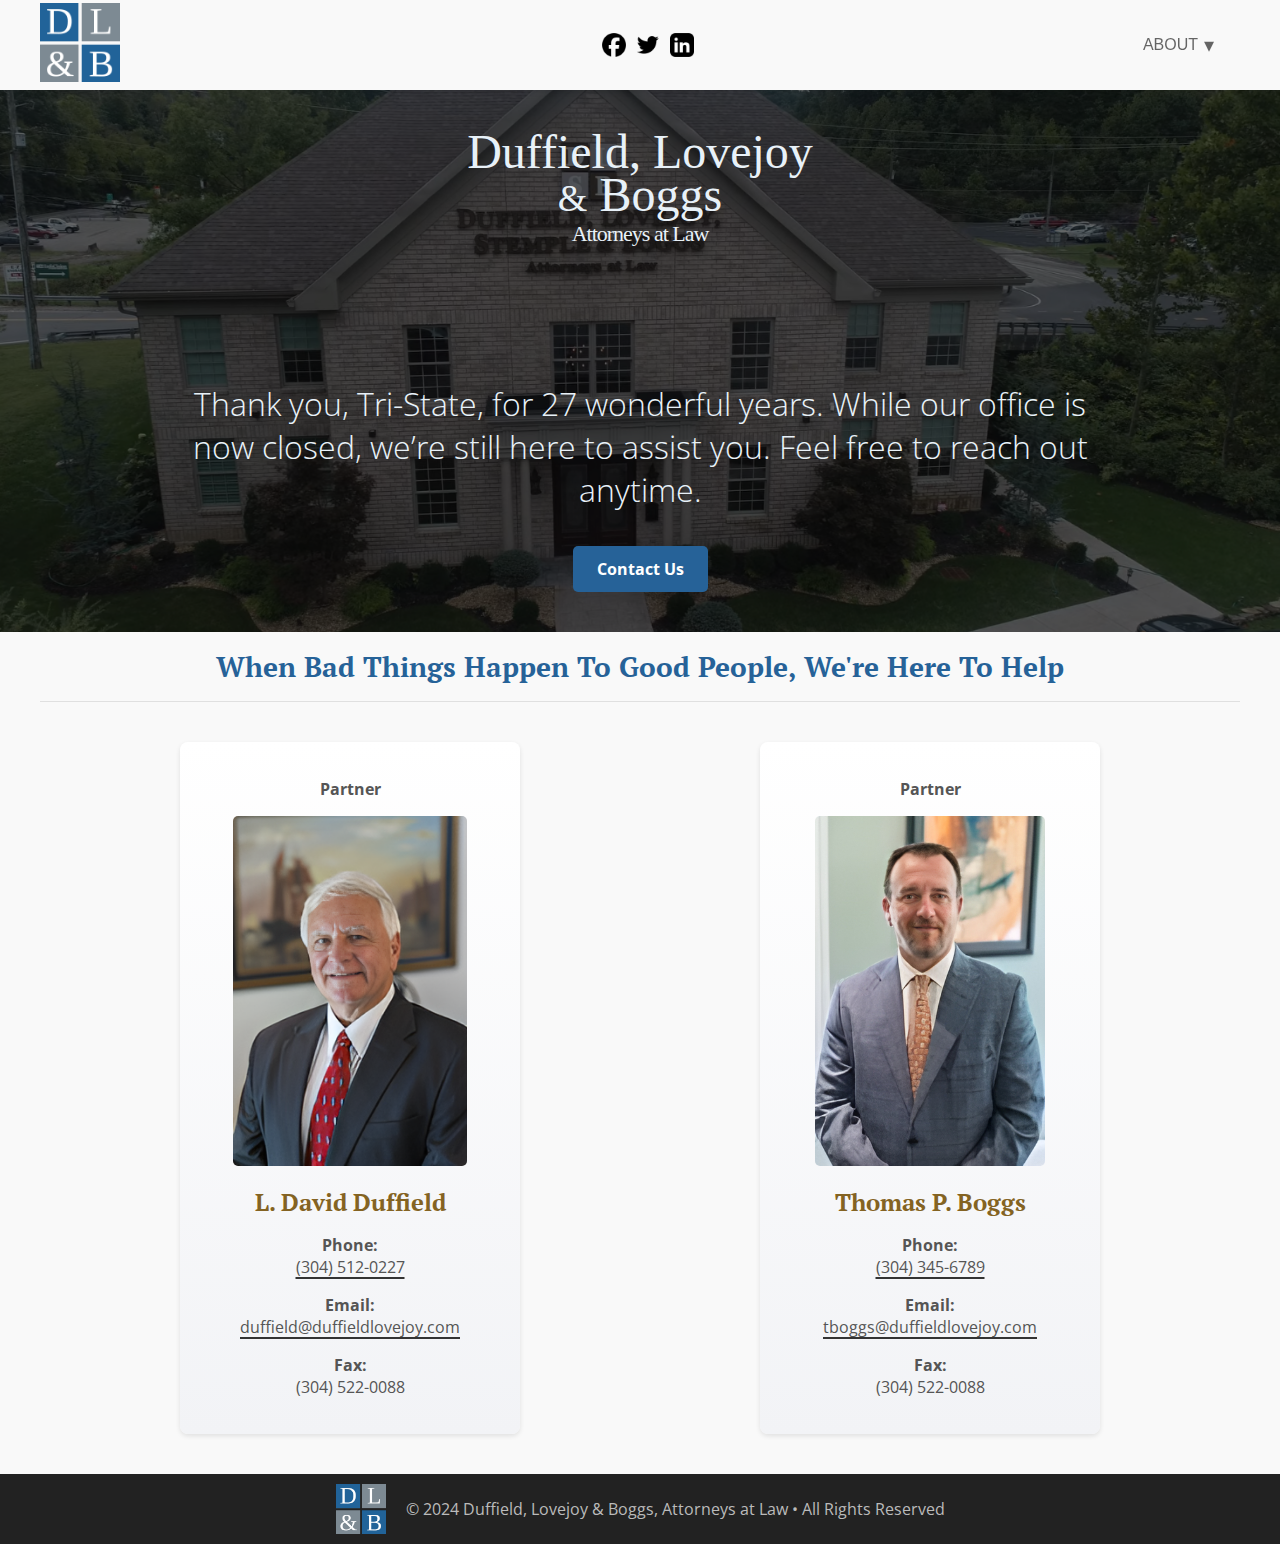
<file: index.html>
<!DOCTYPE html>
<html lang="en">
  <head>
    <meta charset="UTF-8" />
    <meta name="viewport" content="width=device-width, initial-scale=1.0" />
    <title>
      Personal Injury & Car Accident Attorneys in Huntington, WV | Duffield,
      Lovejoy & Boggs
    </title>
    <meta
      name="description"
      content="Experienced personal injury and car accident attorneys in Huntington, WV. Contact Duffield, Lovejoy & Boggs for compassionate legal representation."
    />
    <link rel="icon" href="images/logo.ico" type="image/x-icon" />
    <link rel="stylesheet" href="styles.css" />
    <script type="application/ld+json">
      {
        "@context": "http://schema.org",
        "@type": "LegalService",
        "name": "Duffield, Lovejoy & Boggs",
        "url": "http://www.duffieldlovejoy.com",
        "logo": "http://www.duffieldlovejoy.com/images/logo.png",
        "sameAs": [
          "https://www.facebook.com/duffieldlovejoy",
          "https://twitter.com/duffieldlovejoy"
        ],
        "telephone": "+13045120227"
      }
    </script>
  </head>
  <body>
    <!-- Navbar -->
    <nav class="navbar">
      <div class="container">
        <div class="logo">
          <img src="images/logo.png" alt="DL&B Logo" />
        </div>

        <!-- Social Media Icons -->
        <div class="social-media">
          <a
            href="https://www.facebook.com/DuffieldLovejoy/"
            target="_blank"
            aria-label="Facebook"
          >
            <img src="images/facebook-icon.png" alt="Facebook" />
          </a>
          <a
            href="https://twitter.com/DuffieldLovejoy/"
            target="_blank"
            aria-label="Twitter"
          >
            <img src="images/twitter-icon.png" alt="Twitter" />
          </a>
          <a
            href="https://www.linkedin.com/company/duffield-lovejoy-stemple-&-boggs/"
            target="_blank"
            aria-label="LinkedIn"
          >
            <img src="images/linkedin-icon.png" alt="LinkedIn" />
          </a>
        </div>

        <div class="nav-links">
          <!-- Dropdown Menu -->
          <div class="dropdown">
            <button class="dropdown-toggle">ABOUT</button>
            <div class="dropdown-menu">
              <a href="david-duffield.html">L. David Duffield</a>
              <a href="thomas-boggs.html">Thomas P. Boggs</a>
            </div>
          </div>
        </div>
      </div>
    </nav>
    <!-- Header Section -->
    <header>
      <div class="container-small">
        <div class="header-text">
          <h1>
            Duffield, Lovejoy<br />
            <span>&</span> Boggs
          </h1>
          <h2>Attorneys at Law</h2>
          <p>
            Thank you, Tri-State, for 27 wonderful years. While our office is
            now closed, we’re still here to assist you. Feel free to reach out
            anytime.
          </p>
          <a href="#contact" class="cta-button">Contact Us</a>
          <!-- CTA Button -->
        </div>
      </div>
    </header>

    <!-- Main Content Container (Max width 1200px) -->
    <div class="container">
      <!-- Team Section -->
      <div class="team-title">
        <blockquote>
          <h2>When Bad Things Happen To Good People, We're Here To Help</h2>
          <!-- Title above the team members -->
        </blockquote>
      </div>
      <section class="team" id="contact">
        <div class="member">
          <a href="david-duffield.html">
            <p><strong>Partner</strong></p>
            <img src="images/david-duffield.png" alt="L. David Duffield" />
            <h3>L. David Duffield</h3>
          </a>
          <p>
            <strong>Phone:</strong>
            <a class="card-info" href="tel:+13045120227">(304) 512-0227</a>
          </p>
          <p>
            <strong>Email:</strong>
            <a class="card-info" href="mailto:duffield@duffieldlovejoy.com"
              >duffield@duffieldlovejoy.com</a
            >
          </p>
          <p>
            <strong>Fax:</strong>
            <a class="fax-info">(304) 522-0088</a>
          </p>
        </div>
        <div class="member">
          <a href="thom-boggs.html">
            <p><strong>Partner</strong></p>
            <img src="images/thomas-boggs.jpg" alt="Thomas P. Boggs" />
            <h3>Thomas P. Boggs</h3>
          </a>
          <p>
            <strong>Phone:</strong>
            <a href="tel:+13043456789">(304) 345-6789</a>
          </p>
          <p>
            <strong>Email:</strong>
            <a href="mailto:duffield@duffieldlovejoy.com"
              >tboggs@duffieldlovejoy.com</a
            >
          </p>
          <p>
            <strong>Fax:</strong>
            <a class="fax-info">(304) 522-0088</a>
          </p>
        </div>
      </section>
    </div>
    <!-- Footer -->
    <footer>
      <div class="footer-content">
        <img src="images/logo.png" alt="DL&B Logo" class="footer-logo" />
        <p>
          © 2024 Duffield, Lovejoy & Boggs, Attorneys at Law • All Rights
          Reserved
        </p>
      </div>
    </footer>
  </body>
</html>
</file>
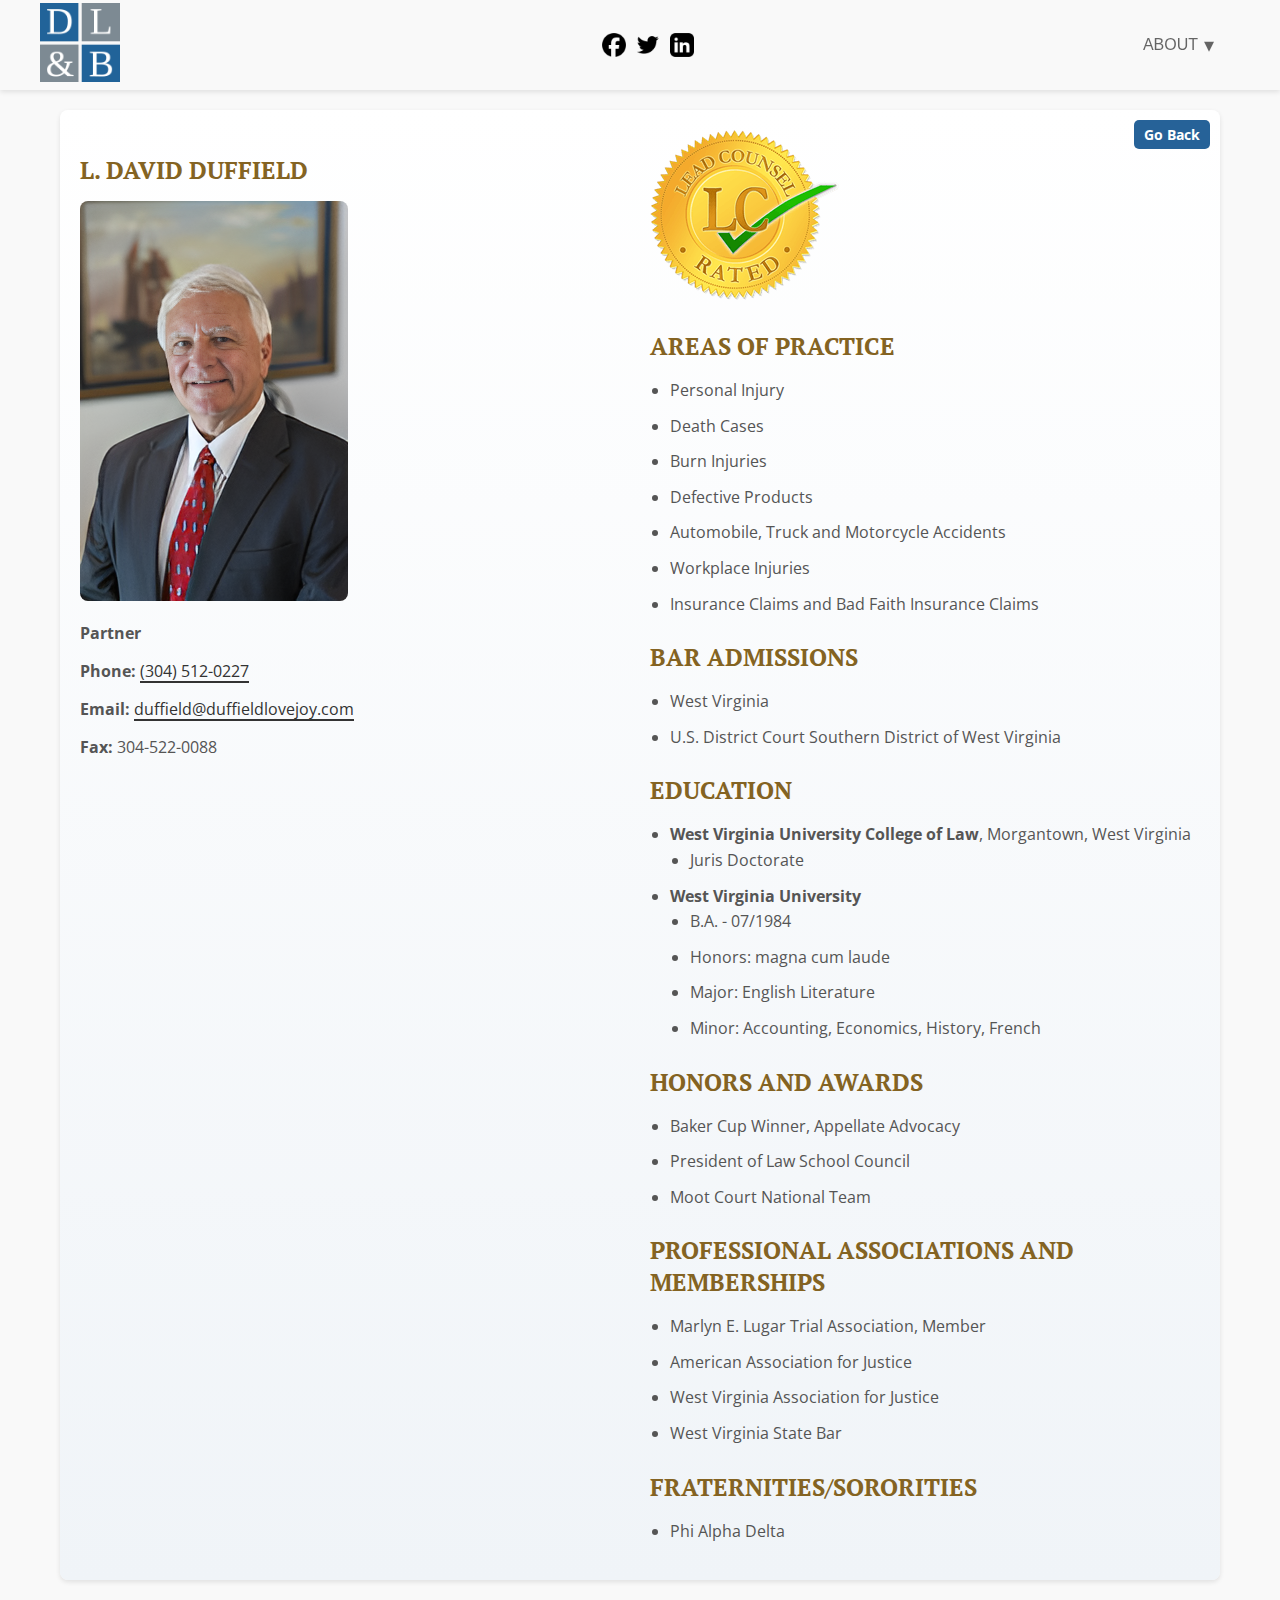
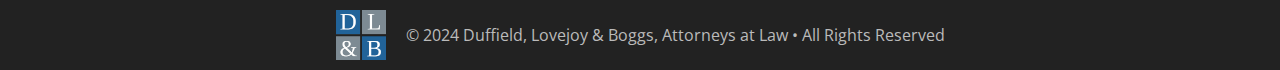
<file: david-duffield.html>
<!DOCTYPE html>
<html lang="en">
  <head>
    <meta charset="UTF-8" />
    <meta name="viewport" content="width=device-width, initial-scale=1.0" />
    <title>Contact Information</title>
    <link rel="stylesheet" href="styles.css" />
  </head>

  <body>
    <!-- Navbar -->
    <nav class="navbar">
      <div class="container">
        <div class="logo">
          <img src="images/logo.png" alt="DL&B Logo" />
        </div>

        <!-- Social Media Icons -->
        <div class="social-media">
          <a
            href="https://www.facebook.com/DuffieldLovejoy/"
            target="_blank"
            aria-label="Facebook"
          >
            <img src="images/facebook-icon.png" alt="Facebook" />
          </a>
          <a
            href="https://twitter.com/DuffieldLovejoy/"
            target="_blank"
            aria-label="Twitter"
          >
            <img src="images/twitter-icon.png" alt="Twitter" />
          </a>
          <a
            href="https://www.linkedin.com/company/duffield-lovejoy-stemple-&-boggs/"
            target="_blank"
            aria-label="LinkedIn"
          >
            <img src="images/linkedin-icon.png" alt="LinkedIn" />
          </a>
        </div>

        <div class="nav-links">
          <!-- Dropdown Menu -->
          <div class="dropdown">
            <button class="dropdown-toggle">ABOUT</button>
            <div class="dropdown-menu">
              <a href="david-duffield.html">L. David Duffield</a>
              <a href="thomas-boggs.html">Thomas P. Boggs</a>
            </div>
          </div>
        </div>
      </div>
    </nav>

    <div class="container">
      <div class="flex-container">
        <section class="contact-section">
          <div class="contact-info">
            <a href="javascript:history.back()" class="go-back-btn">Go Back</a>
            <h3>L. David Duffield</h3>
            <img src="images/david-duffield.png" alt="L. David Duffield" />
            <p><strong>Partner</strong></p>
            <p>
              <strong>Phone:</strong>
              <a href="tel:+13045120227">(304) 512-0227</a>
            </p>
            <p>
              <strong>Email:</strong>
              <a href="mailto:duffield@duffieldlovejoy.com"
                >duffield@duffieldlovejoy.com</a
              >
            </p>
            <p><strong>Fax:</strong> 304-522-0088</p>
          </div>

          <div class="list-container">
            <img src="images/lead-counsel-logo.webp" alt="Lead Counsel Logo" />
            <h3>Areas of Practice</h3>
            <ul>
              <li>Personal Injury</li>
              <li>Death Cases</li>
              <li>Burn Injuries</li>
              <li>Defective Products</li>
              <li>Automobile, Truck and Motorcycle Accidents</li>
              <li>Workplace Injuries</li>
              <li>Insurance Claims and Bad Faith Insurance Claims</li>
            </ul>

            <h3>Bar Admissions</h3>
            <ul>
              <li>West Virginia</li>
              <li>U.S. District Court Southern District of West Virginia</li>
            </ul>

            <h3>Education</h3>
            <ul>
              <li>
                <strong>West Virginia University College of Law</strong>,
                Morgantown, West Virginia
                <ul>
                  <li>Juris Doctorate</li>
                </ul>
              </li>
              <li>
                <strong>West Virginia University</strong>
                <ul>
                  <li>B.A. - 07/1984</li>
                  <li>Honors: magna cum laude</li>
                  <li>Major: English Literature</li>
                  <li>Minor: Accounting, Economics, History, French</li>
                </ul>
              </li>
            </ul>

            <h3>Honors And Awards</h3>
            <ul>
              <li>Baker Cup Winner, Appellate Advocacy</li>
              <li>President of Law School Council</li>
              <li>Moot Court National Team</li>
            </ul>

            <h3>Professional Associations And Memberships</h3>
            <ul>
              <li>Marlyn E. Lugar Trial Association, Member</li>
              <li>American Association for Justice</li>
              <li>West Virginia Association for Justice</li>
              <li>West Virginia State Bar</li>
            </ul>

            <h3>Fraternities/Sororities</h3>
            <ul>
              <li>Phi Alpha Delta</li>
            </ul>
          </div>
        </section>
      </div>
    </div>
    <!-- Footer -->
    <footer>
      <div class="footer-content">
        <img src="images/logo.png" alt="DL&B Logo" class="footer-logo" />
        <p>
          © 2024 Duffield, Lovejoy & Boggs, Attorneys at Law • All Rights
          Reserved
        </p>
      </div>
    </footer>
  </body>
</html>
</file>
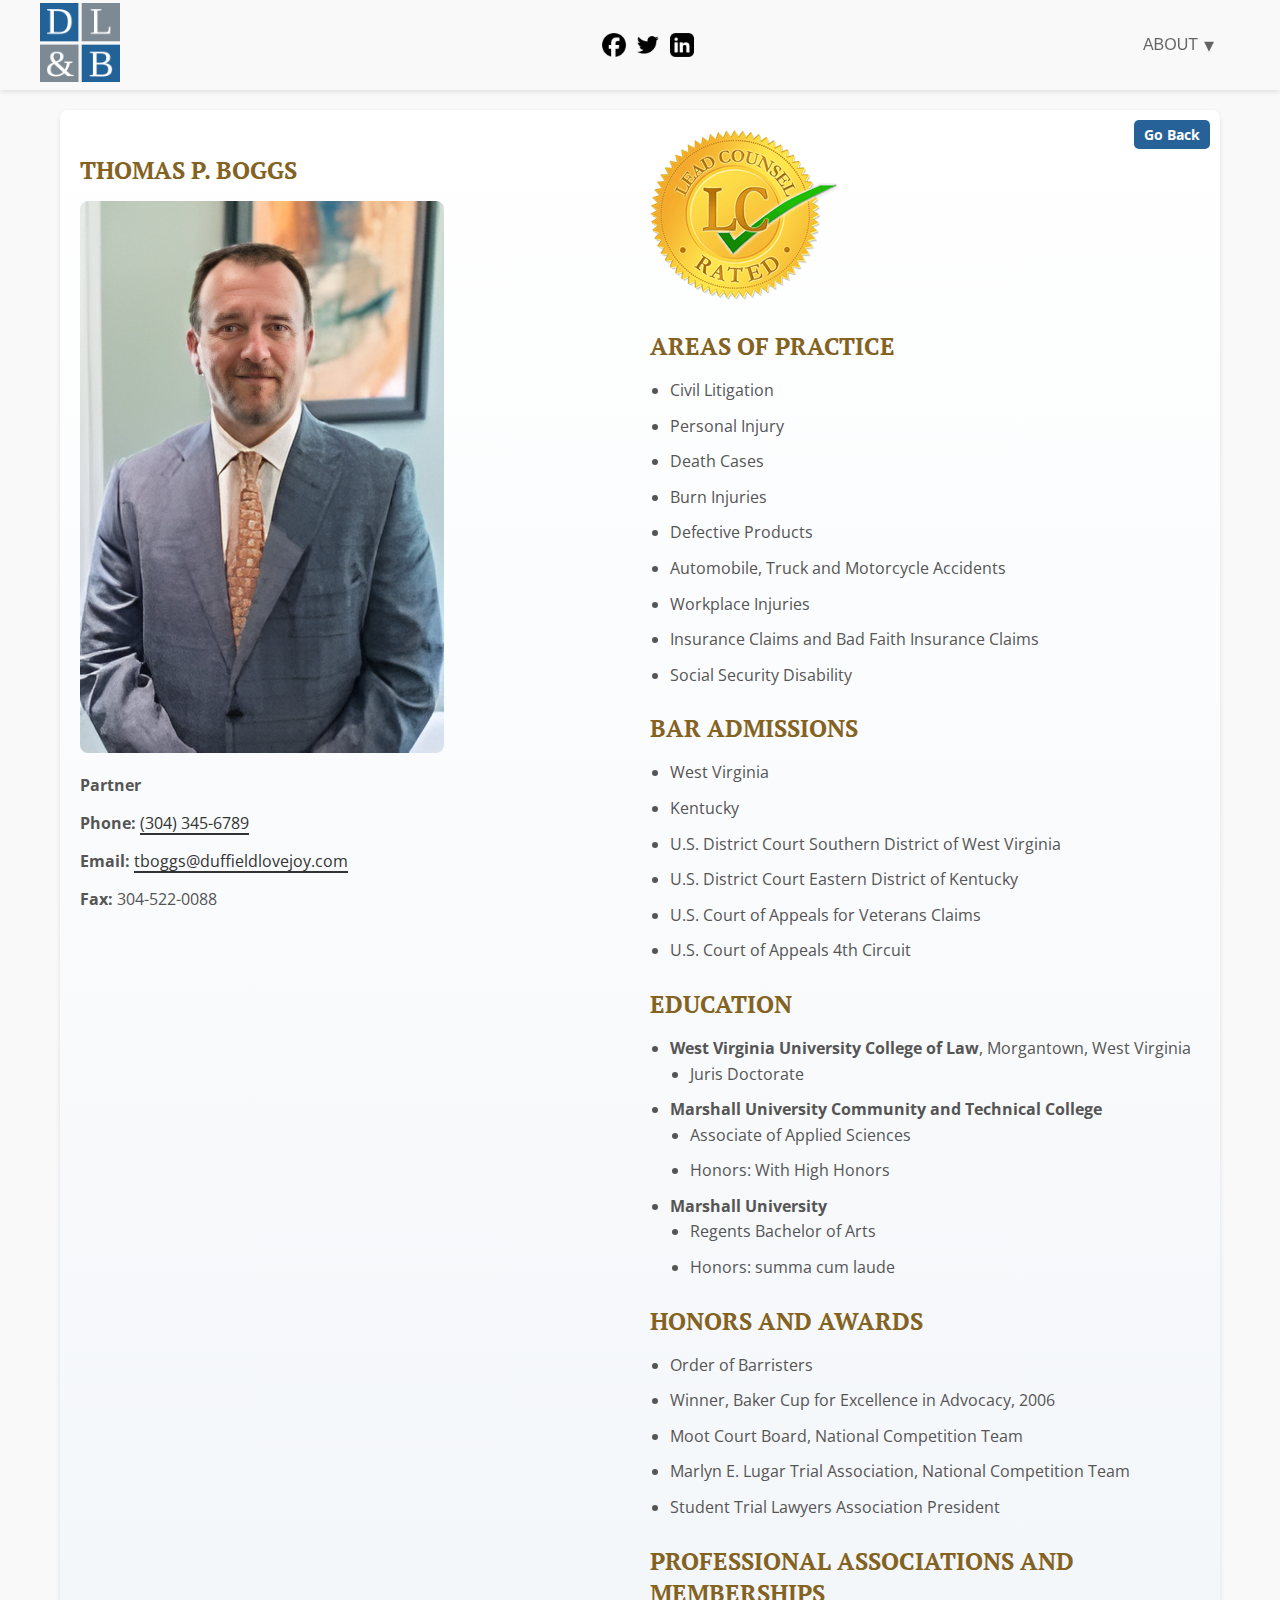
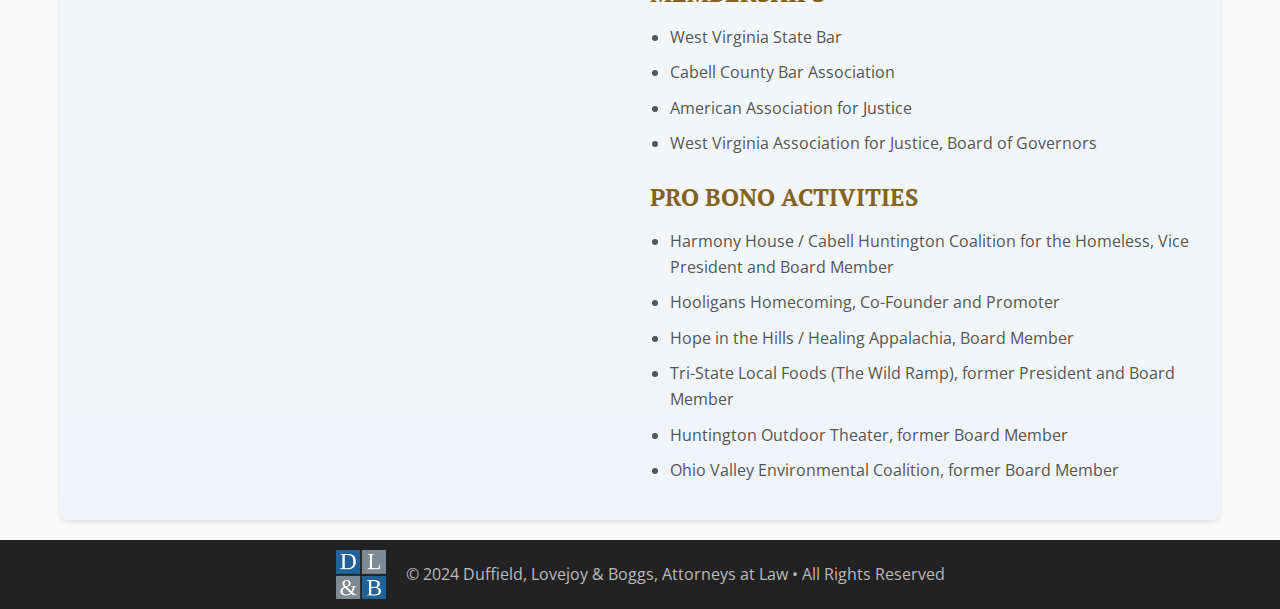
<file: thom-boggs.html>
<!DOCTYPE html>
<html lang="en">
  <head>
    <meta charset="UTF-8" />
    <meta name="viewport" content="width=device-width, initial-scale=1.0" />
    <title>Contact Information</title>
    <link rel="stylesheet" href="styles.css" />
  </head>

  <body>
    <!-- Navbar -->
    <nav class="navbar">
      <div class="container">
        <div class="logo">
          <img src="images/logo.png" alt="DL&B Logo" />
        </div>

        <!-- Social Media Icons -->
        <div class="social-media">
          <a
            href="https://www.facebook.com/DuffieldLovejoy/"
            target="_blank"
            aria-label="Facebook"
          >
            <img src="images/facebook-icon.png" alt="Facebook" />
          </a>
          <a
            href="https://twitter.com/DuffieldLovejoy/"
            target="_blank"
            aria-label="Twitter"
          >
            <img src="images/twitter-icon.png" alt="Twitter" />
          </a>
          <a
            href="https://www.linkedin.com/company/duffield-lovejoy-stemple-&-boggs/"
            target="_blank"
            aria-label="LinkedIn"
          >
            <img src="images/linkedin-icon.png" alt="LinkedIn" />
          </a>
        </div>

        <div class="nav-links">
          <!-- Dropdown Menu -->
          <div class="dropdown">
            <button class="dropdown-toggle">ABOUT</button>
            <div class="dropdown-menu">
              <a href="david-duffield.html">L. David Duffield</a>
              <a href="thomas-boggs.html">Thomas P. Boggs</a>
            </div>
          </div>
        </div>
      </div>
    </nav>

    <div class="container">
      <div class="flex-container">
        <section class="contact-section">
          <div class="contact-info">
            <a href="javascript:history.back()" class="go-back-btn">Go Back</a>
            <h3>Thomas P. Boggs</h3>
            <img src="images/thomas-boggs.jpg" alt="Thomas P. Boggs" />
            <p><strong>Partner</strong></p>
            <p>
              <strong>Phone:</strong>
              <a href="tel:+13043456789">(304) 345-6789</a>
            </p>
            <p>
              <strong>Email:</strong>
              <a href="mailto:tboggs@duffieldlovejoy.com"
                >tboggs@duffieldlovejoy.com</a
              >
            </p>
            <p><strong>Fax:</strong> 304-522-0088</p>
          </div>

          <div class="list-container">
            <img src="images/lead-counsel-logo.webp" alt="Lead Counsel Logo" />
            <h3>Areas of Practice</h3>
            <ul>
              <li>Civil Litigation</li>
              <li>Personal Injury</li>
              <li>Death Cases</li>
              <li>Burn Injuries</li>
              <li>Defective Products</li>
              <li>Automobile, Truck and Motorcycle Accidents</li>
              <li>Workplace Injuries</li>
              <li>Insurance Claims and Bad Faith Insurance Claims</li>
              <li>Social Security Disability</li>
            </ul>

            <h3>Bar Admissions</h3>
            <ul>
              <li>West Virginia</li>
              <li>Kentucky</li>
              <li>U.S. District Court Southern District of West Virginia</li>
              <li>U.S. District Court Eastern District of Kentucky</li>
              <li>U.S. Court of Appeals for Veterans Claims</li>
              <li>U.S. Court of Appeals 4th Circuit</li>
            </ul>

            <h3>Education</h3>
            <ul>
              <li>
                <strong>West Virginia University College of Law</strong>,
                Morgantown, West Virginia
                <ul>
                  <li>Juris Doctorate</li>
                </ul>
              </li>
              <li>
                <strong
                  >Marshall University Community and Technical College</strong
                >
                <ul>
                  <li>Associate of Applied Sciences</li>
                  <li>Honors: With High Honors</li>
                </ul>
              </li>
              <li>
                <strong>Marshall University</strong>
                <ul>
                  <li>Regents Bachelor of Arts</li>
                  <li>Honors: summa cum laude</li>
                </ul>
              </li>
            </ul>

            <h3>Honors And Awards</h3>
            <ul>
              <li>Order of Barristers</li>
              <li>Winner, Baker Cup for Excellence in Advocacy, 2006</li>
              <li>Moot Court Board, National Competition Team</li>
              <li>
                Marlyn E. Lugar Trial Association, National Competition Team
              </li>
              <li>Student Trial Lawyers Association President</li>
            </ul>

            <h3>Professional Associations And Memberships</h3>
            <ul>
              <li>West Virginia State Bar</li>
              <li>Cabell County Bar Association</li>
              <li>American Association for Justice</li>
              <li>West Virginia Association for Justice, Board of Governors</li>
            </ul>

            <h3>Pro Bono Activities</h3>
            <ul>
              <li>
                Harmony House / Cabell Huntington Coalition for the Homeless,
                Vice President and Board Member
              </li>
              <li>Hooligans Homecoming, Co-Founder and Promoter</li>
              <li>Hope in the Hills / Healing Appalachia, Board Member</li>
              <li>
                Tri-State Local Foods (The Wild Ramp), former President and
                Board Member
              </li>
              <li>Huntington Outdoor Theater, former Board Member</li>
              <li>Ohio Valley Environmental Coalition, former Board Member</li>
            </ul>
          </div>
        </section>
      </div>
    </div>
    <!-- Footer -->
    <footer>
      <div class="footer-content">
        <img src="images/logo.png" alt="DL&B Logo" class="footer-logo" />
        <p>
          © 2024 Duffield, Lovejoy & Boggs, Attorneys at Law • All Rights
          Reserved
        </p>
      </div>
    </footer>
  </body>
</html>
</file>
<file: styles.css>
/* Import Google Fonts */
@import url("https://fonts.googleapis.com/css2?family=Open+Sans:ital,wght@0,300..800;1,300..800&family=PT+Serif:ital,wght@0,400;0,700;1,400;1,700&family=Tinos:ital,wght@0,400;0,700;1,400;1,700&display=swap");

:root {
  --primary-color: #266298;
  /* Primary color */
  --secondary-color: #1f4e7a;
  /* Secondary color */
  --background-color: #f4f4f4;
  /* Background color */
  --header-font: "Tinos", serif;
  --body-font: "Open Sans", sans-serif;
  --serif-font: "PT Serif", serif;
}

/* General Styles */
body {
  font-family: "Open Sans", sans-serif;
  margin: 0;
  padding: 0;
  background-color: #f9f9f9;
  /* Light background for the contact section */

  color: #555;
  /* Adjusted text color for better readability */
}

/* Container */
.container {
  max-width: 1200px;
  margin: 0 auto;
  padding: 0 20px;
}

/* Container */
.container-small {
  max-width: 900px;
  margin: 0 auto;
  padding: 0 20px;
}

/* Navbar */
.navbar {
  background-color: #f9f9f9;
  /* Slightly darker navbar */
  box-shadow: 0 2px 5px rgba(0, 0, 0, 0.1);
  /* Subtle shadow for depth */
  position: sticky;
  top: 0;
  width: 100%;
  z-index: 10;
}

/* Basic navbar styling */
.navbar .container {
  display: flex;
  justify-content: space-between;
  align-items: center;
  height: 70px;
  padding: 10px;
}

.nav-links {
  display: flex;
  align-items: center;
}

.social-media {
  display: flex; /* Align icons in a row */
  margin-left: 60px; /* Space between nav links and social media icons */
}

.social-media a {
  margin: 0 5px; /* Space between the icons */
}

.social-media img {
  width: 24px; /* Set the width of the icons */
  height: auto; /* Maintain aspect ratio */
  vertical-align: middle; /* Align with text */
}

.nav-links a {
  color: #00000099;
  text-decoration: none;
}

/* Dropdown styling */
.dropdown {
  position: relative;
  display: inline-block;
  margin-left: 20px;
}

.dropdown-toggle {
  background-color: transparent;
  border: none;
  cursor: pointer;
  font-size: 16px;
  color: #00000099;
  font-weight: normal;
  display: inline-flex;
  align-items: center;
  text-decoration: none;
}

.dropdown-toggle:hover {
  text-decoration: underline; /* Underline on hover for a link effect */
}

/* Optional dropdown arrow */
.dropdown-toggle::after {
  content: "▾"; /* Thin downward arrow symbol */
  font-size: 20px;
  color: #00000099; /* Match the arrow color to the link color */
  margin-left: 6px;
}

/* Dropdown Menu styling */
.dropdown-menu {
  display: none;
  position: absolute;
  top: 100%;
  left: 0;
  background-color: #fff;
  box-shadow: 0px 8px 16px rgba(0, 0, 0, 0.2);
  border-radius: 5px;
  min-width: 160px;
  z-index: 1;
}

.dropdown-menu a {
  color: #333;
  padding: 12px 16px;
  display: block;
  text-decoration: none;
  transition: background-color 0.3s ease;
}

.dropdown-menu a:hover {
  background-color: #ddd;
}

/* Show dropdown menu on hover */
.dropdown:hover .dropdown-menu {
  display: block;
}

.logo img {
  width: 80px;
}

.navbar .nav-links {
  margin-right: 20px;
}

.contact-link {
  position: relative;
}

.contact-link::after {
  content: "";
  position: absolute;
  left: 0;
  bottom: 0;
  width: 100%;
  height: 2px;
  background-color: var(--primary-color);
  transform: scaleX(0);
  transition: transform 0.3s ease;
}

.contact-link:hover::after {
  transform: scaleX(1);
}

/* Header Section (Full-Width Background Image) */
header {
  position: relative;
  background: linear-gradient(rgba(0, 0, 0, 0.6), rgba(0, 0, 0, 0.6)),
    url("images/office.png") no-repeat center center/cover;
  text-align: center;
  padding: 40px 20px;
  color: #e8f1f8;
  z-index: 1;
  min-height: 300px;
}

/* header::before {
  content: "";
  position: absolute;
  top: 0;
  left: 0;
  width: 100%;
  height: 100%;
  background-color: rgba(75, 100, 168, 0.4);
  z-index: -1;
} */

.header-text {
  position: relative;
  z-index: 2;
}

.header-text h1 {
  font-family: var(--header-font);
  font-size: 48px;
  font-weight: 400;
  letter-spacing: 0;
  margin: 0;
  line-height: 0.9;
}

.header-text h1 span {
  font-size: 38px;
  display: inline-block;
}

.header-text h2 {
  font-family: var(--header-font);
  font-weight: 100;
  font-size: 22px;
  letter-spacing: -1px;
  margin-top: 5px;
  margin-bottom: 15%;
}

header p {
  font-family: var(--body-font);
  font-size: 2rem;
  margin: 20px 0;
  font-weight: 300;
}

/* Call-to-Action Section */
.cta-button {
  display: inline-block;
  padding: 12px 24px;
  margin-top: 15px;
  background-color: var(--primary-color);
  /* Uses primary color */
  color: #fff;
  text-decoration: none;
  border-radius: 5px;
  font-size: 16px;
  font-weight: bold;
  transition: background-color 0.3s;
}

.cta-button:hover {
  background-color: var(--secondary-color);
  /* Uses secondary color for hover */
}

/* Team Section */
.team {
  display: flex;
  justify-content: space-around;
  padding: 40px 20px;
  border-top: 1px solid #e0e0e0; /* Divider */
}

.team-title h2 {
  color: #266298;
  font-family: var(--serif-font);
  font-size: 28px;
  margin: 0;
  text-align: center;
}

.member {
  text-align: center;
  width: 300px;
  padding: 20px;
  box-shadow: 0 2px 5px rgba(0, 0, 0, 0.1); /* Subtle shadow for depth */
  border-radius: 8px;
  background: linear-gradient(
    to bottom,
    #ffffff,
    #f2f3f6
  ); /* Subtle gradient background */
  transition: background-color 0.3s ease; /* Smooth transition for hover effect */
}

.member a {
  display: block; /* Make the anchor fill the clickable area */
  color: inherit; /* Inherit text color from parent */
  text-decoration: none; /* Remove underline from links */
  margin-bottom: 10px; /* Space between the anchor and the other text */
}

/* Specific styles for phone and email links */
.member p a,
.contact-info p a {
  text-decoration: underline; /* Underline for phone and email links */
  text-underline-offset: 4px;
  text-decoration-thickness: 1.5px;
  text-decoration-color: #333;
}

/* No underline for fax links */
.member .fax-info {
  text-decoration: none; /* No underline for fax link */
}

.member img {
  height: 350px;
  border-radius: 5px;
}

.member h3 {
  font-family: var(--serif-font);
  font-size: 24px;
  margin: 15px 0;
  color: #846322;
}

.member:hover {
  transform: scale(1.05);
  box-shadow: 0 4px 15px rgba(0, 0, 0, 0.2);
}

a {
  color: #333; /* Default link color */
}

/* Footer Styles */
footer {
  background-color: #222;
  color: #bbb;
  text-align: center;
  padding: 10px 0;
}

/* Footer Content Styles */
.footer-content {
  display: flex;
  align-items: center;
  justify-content: center;
}

footer p {
  margin: 0;
}

footer .footer-logo {
  max-width: 50px;
  height: auto;
  margin-right: 20px;
}

/* Duffield page */
.flex-container {
  display: flex;
  flex-direction: row;
  justify-content: space-between;
  padding: 20px;
  /* Added padding for breathing space */
}

.contact-section {
  position: relative;
  display: flex;
  width: 100%;
  background: linear-gradient(to bottom, #ffffff, #f0f4f8);
  /* Subtle gradient background */
  border-radius: 8px;
  /* Slightly rounded corners */
  box-shadow: 0 2px 5px rgba(0, 0, 0, 0.1);
  /* Subtle shadow for depth */
  padding: 20px;
  /* Add padding inside the section */
}

/* Style for Go Back button */
.go-back-btn {
  position: absolute;
  top: 10px;
  right: 10px;
  padding: 5px 10px;
  background-color: var(--primary-color); /* Blue background */
  color: #fff; /* White text */
  border: none;
  border-radius: 5px;
  text-decoration: none;
  font-size: 14px;
  font-weight: bold;
  cursor: pointer;
}

.go-back-btn:hover {
  background-color: var(--secondary-color); /* Darker blue on hover */
}

.contact-info {
  flex: 1;
  /* Allow this section to take up more space */
  padding-right: 20px;
  /* Add some spacing */
}

.list-container {
  flex: 1;
  /* Allow this section to take up more space */
}

.contact-info img {
  max-width: 100%;
  /* Responsive images */
  height: auto;
  /* Maintain aspect ratio */
  border-radius: 8px;
  /* Slightly rounded corners for images */
}

.contact-section h3 {
  color: #846322;
  /* Use primary color for headings */
  font-size: 24px;
  /* Set a larger font size */
  margin-bottom: 15px;
  /* Add space below the heading */
  font-family: "PT Serif", serif;
  /* Use a serif font for a classic look */
  text-transform: uppercase;
  /* Uppercase for emphasis */
}

ul {
  list-style-type: disc;
  /* Default bullet points */
  padding-left: 20px;
  /* Indent list items */
  color: #555;
  /* Color for the list text for better readability */
  line-height: 1.6;
  /* Improve spacing between list items */
}

ul li {
  margin-bottom: 10px;
  /* Space between list items */
}

/* Responsive Design */
@media (max-width: 768px) {
  .flex-container {
    flex-direction: column;
  }

  .contact-info {
    padding-right: 0;
  }

  .list-container {
    margin-top: 20px;
  }
}

/* Responsive Design */
@media (max-width: 768px) {
  .team {
    flex-direction: column;
    align-items: center;
  }

  .member {
    margin-bottom: 40px;
  }

  header {
    padding: 20px 10px;
  }

  .header-text h1 {
    font-size: 30px;
  }
  .header-text h1 span {
    font-size: 24px;
  }
  .header-text h2 {
    font-size: 18px;
    margin-bottom: 15%;
    /* Reduce margin for medium screens */
  }

  header p {
    font-size: 24px;
  }

  .navbar .nav-links {
    margin-right: 0;
    margin-top: 10px;
  }

  .contact-link {
    font-size: 16px;
  }

  header {
    min-height: 300px;
  }
  .flex-container {
    flex-direction: column;
    align-items: center; /* Center everything horizontally */
    padding: 10px;
  }

  .contact-section {
    flex-direction: column;
    align-items: center;
    text-align: center; /* Center text within the section */
  }

  .contact-info {
    padding-right: 0;
    padding-bottom: 20px;
  }

  .list-container {
    margin-top: 0;
  }

  ul {
    padding-left: 0; /* Remove indentation for centered list */
  }

  .social-media {
    margin-left: 30px; /* Space between nav links and social media icons */
  }
}

@media (max-width: 480px) {
  .navbar .container {
    flex-direction: column;
    height: auto;
  }

  header {
    min-height: 300px;
  }

  .header-text h2 {
    margin-bottom: 15%;
    /* Reduce margin for medium screens */
  }

  /* Hides the contact link on screens smaller than 768px */
  /* .contact-link {
    display: none;
    
  } */

  .navbar .nav-links {
    margin-right: 0;
    margin-top: 10px;
  }

  .social-media {
    margin-left: 0; /* Space between nav links and social media icons */
  }
}
</file>
